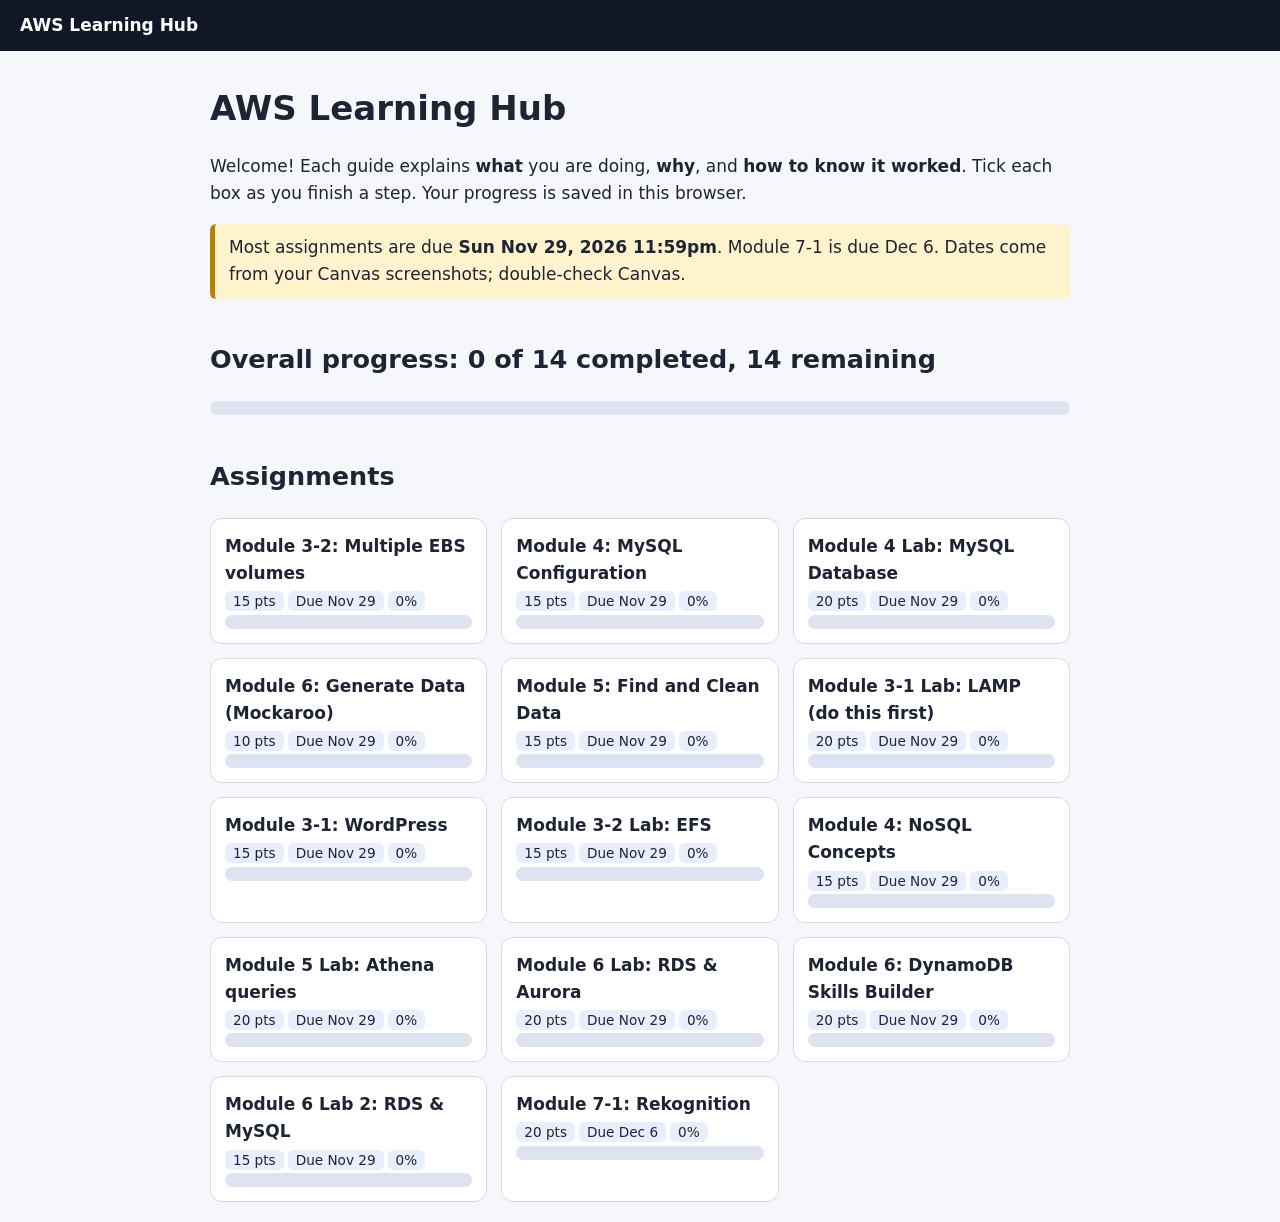
<file: index.html>
<!DOCTYPE html><html lang="en"><head><meta charset="utf-8"><meta name="viewport" content="width=device-width,initial-scale=1"><title>AWS Learning Hub</title><link rel="stylesheet" href="css/styles.css"></head><body>
<nav><a href="index.html">AWS Learning Hub</a></nav>
<main><h1>AWS Learning Hub</h1>
<p>Welcome! Each guide explains <b>what</b> you are doing, <b>why</b>, and <b>how to know it worked</b>. Tick each box as you finish a step. Your progress is saved in this browser.</p>
<div class="warn">Most assignments are due <b>Sun Nov 29, 2026 11:59pm</b>. Module 7-1 is due Dec 6. Dates come from your Canvas screenshots; double-check Canvas.</div>
<h2>Overall progress: <span id="ov"></span></h2><div class="bar"><i id="ovb"></i></div>
<h2>Assignments</h2><div class="grid" id="cards"></div></main>
<script src="js/app.js"></script><script src="js/more.js"></script><script src="js/lamp.js"></script><script>renderHome()</script></body></html>
</file>
<file: css/styles.css>
:root{--bg:#f6f7fb;--card:#fff;--ink:#1d2433;--mut:#566;--pri:#1b4fd8;--ok:#127a3e;--warn:#fff3cd;--warnb:#b58100;--code:#101828}
*{box-sizing:border-box}body{margin:0;font:17px/1.6 system-ui,Segoe UI,Arial,sans-serif;background:var(--bg);color:var(--ink)}
nav{background:#101828;padding:12px 20px;display:flex;gap:18px;flex-wrap:wrap;align-items:center}nav a{color:#fff;text-decoration:none;font-weight:600}nav a:hover{text-decoration:underline}
main{max-width:900px;margin:0 auto;padding:20px}h1{margin:.3em 0}h2{margin-top:1.6em}
.bar{background:#dde3f0;border-radius:99px;height:14px;overflow:hidden}.bar>i{display:block;height:100%;background:var(--ok);width:0;transition:width .3s}
.grid{display:grid;grid-template-columns:repeat(auto-fill,minmax(250px,1fr));gap:14px}
.card{background:var(--card);border:1px solid #d5daea;border-radius:12px;padding:14px;display:block;color:inherit;text-decoration:none}a.card:hover{border-color:var(--pri)}
.card.off{opacity:.65}.tag{font-size:.8em;background:#e8eefc;border-radius:6px;padding:2px 8px;margin-right:4px}.done{background:#dcf5e5;color:var(--ok)}
.step{background:var(--card);border:1px solid #d5daea;border-radius:12px;padding:16px;margin:16px 0}.step.ok{border-color:var(--ok)}
.step h3{margin:0 0 8px}.lbl{font-weight:700;margin-top:10px}
pre{background:var(--code);color:#e6edf7;padding:12px;border-radius:8px;overflow-x:auto;font-size:.9em;white-space:pre-wrap}
.warn{background:var(--warn);border-left:5px solid var(--warnb);padding:10px 14px;border-radius:6px;margin:10px 0}
.chk{display:flex;gap:10px;align-items:flex-start;background:#eef6f0;padding:10px;border-radius:8px;margin-top:12px}.chk input{width:22px;height:22px;margin-top:3px}
button{font:inherit;padding:8px 14px;border-radius:8px;border:1px solid #999;background:#fff;cursor:pointer}
.pn{display:flex;justify-content:space-between;margin:24px 0}.pn a{color:var(--pri);font-weight:600}
@media(max-width:600px){body{font-size:16px}}
</file>
